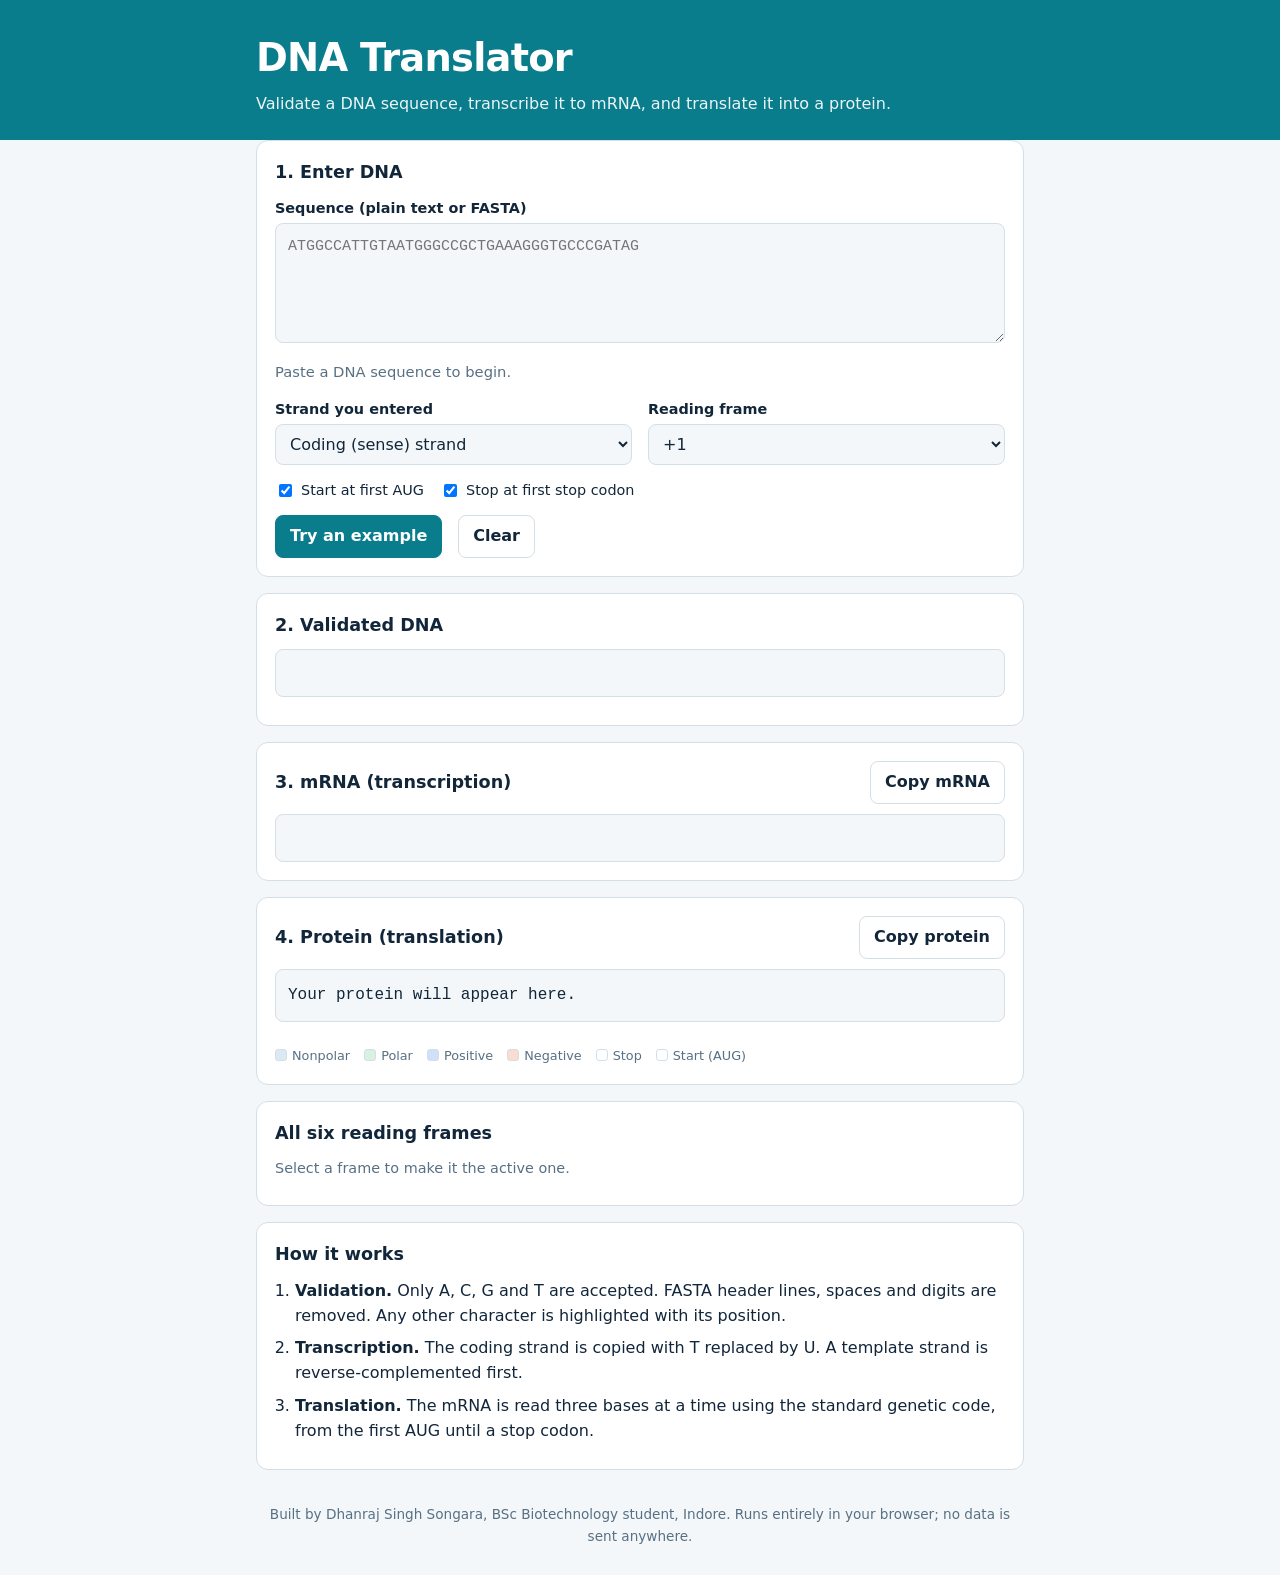
<file: index.html>
<!DOCTYPE html>
<html lang="en">
<head>
<meta charset="utf-8">
<meta name="viewport" content="width=device-width, initial-scale=1">
<title>DNA Translator | DNA to mRNA to Protein</title>
<meta name="description" content="Validate a DNA sequence, transcribe it to mRNA and translate it into a protein. Runs fully in your browser.">
<meta property="og:title" content="DNA Translator">
<meta property="og:description" content="Validate DNA, transcribe to mRNA, translate to protein. Built by a biotechnology student.">
<meta property="og:type" content="website">
<link rel="stylesheet" href="style.css">
</head>
<body>
<header class="top">
  <div class="wrap">
    <h1>DNA Translator</h1>
    <p>Validate a DNA sequence, transcribe it to mRNA, and translate it into a protein.</p>
  </div>
</header>

<main class="wrap">
  <section class="card" aria-labelledby="in-h">
    <h2 id="in-h">1. Enter DNA</h2>
    <label for="seq">Sequence (plain text or FASTA)</label>
    <textarea id="seq" spellcheck="false" autocapitalize="characters" placeholder="ATGGCCATTGTAATGGGCCGCTGAAAGGGTGCCCGATAG"></textarea>
    <p id="status" class="status" role="status"></p>
    <div class="controls">
      <div><label for="strand">Strand you entered</label>
        <select id="strand"><option value="coding">Coding (sense) strand</option><option value="template">Template (antisense) strand</option></select></div>
      <div><label for="frame">Reading frame</label>
        <select id="frame"><option value="0">+1</option><option value="1">+2</option><option value="2">+3</option>
          <option value="3">−1 (reverse)</option><option value="4">−2 (reverse)</option><option value="5">−3 (reverse)</option></select></div>
    </div>
    <div class="controls">
      <label class="chk"><input type="checkbox" id="atg" checked> Start at first AUG</label>
      <label class="chk"><input type="checkbox" id="stp" checked> Stop at first stop codon</label>
    </div>
    <div class="controls">
      <button class="primary" id="sample" type="button">Try an example</button>
      <button id="clear" type="button">Clear</button>
    </div>
  </section>

  <section class="card" aria-labelledby="v-h">
    <h2 id="v-h">2. Validated DNA</h2>
    <div class="out mono" id="dnaOut"></div>
    <div class="stats" id="stats"></div>
  </section>

  <section class="card" aria-labelledby="m-h">
    <div class="head"><h2 id="m-h">3. mRNA (transcription)</h2><button type="button" data-copy="mrna">Copy mRNA</button></div>
    <div class="out mono" id="mrnaOut"></div>
  </section>

  <section class="card" aria-labelledby="p-h">
    <div class="head"><h2 id="p-h">4. Protein (translation)</h2><button type="button" data-copy="protein">Copy protein</button></div>
    <div class="out mono" id="protein" aria-live="polite"></div>
    <div class="chips" id="chips"></div>
    <div class="legend">
      <span><i class="non"></i>Nonpolar</span><span><i class="pol"></i>Polar</span><span><i class="pos"></i>Positive</span>
      <span><i class="neg"></i>Negative</span><span><i class="stop"></i>Stop</span><span><i class="start"></i>Start (AUG)</span>
    </div>
  </section>

  <section class="card" aria-labelledby="f-h">
    <h2 id="f-h">All six reading frames</h2>
    <p class="note">Select a frame to make it the active one.</p>
    <div class="frames" id="frames"></div>
  </section>

  <section class="card" aria-labelledby="h-h">
    <h2 id="h-h">How it works</h2>
    <ol class="how">
      <li><b>Validation.</b> Only A, C, G and T are accepted. FASTA header lines, spaces and digits are removed. Any other character is highlighted with its position.</li>
      <li><b>Transcription.</b> The coding strand is copied with T replaced by U. A template strand is reverse-complemented first.</li>
      <li><b>Translation.</b> The mRNA is read three bases at a time using the standard genetic code, from the first AUG until a stop codon.</li>
    </ol>
  </section>
</main>

<footer class="foot"><div class="wrap">Built by Dhanraj Singh Songara, BSc Biotechnology student, Indore. Runs entirely in your browser; no data is sent anywhere.</div></footer>
<script src="script.js"></script>
</body>
</html>
</file>
<file: style.css>
:root{--bg:#f3f7f9;--card:#fff;--ink:#12263a;--muted:#587084;--line:#d3dfe6;--accent:#0a7d8c;--accent-ink:#fff;--err:#b3341f;
--non:#dbe9f2;--pol:#d9f0e4;--pos:#cfe0fb;--neg:#fbdcd2}
@media (prefers-color-scheme:dark){:root{--bg:#0e1a24;--card:#162633;--ink:#e6eef4;--muted:#93a8b8;--line:#2a3f50;--accent:#4cc0d3;--accent-ink:#0e1a24;--err:#ff8a73;
--non:#22435a;--pol:#1f4a3a;--pos:#2a3f78;--neg:#5a3328}}
*{box-sizing:border-box}
body{margin:0;background:var(--bg);color:var(--ink);font:16px/1.55 "Segoe UI",system-ui,-apple-system,Roboto,Arial,sans-serif}
.wrap{max-width:800px;margin:0 auto;padding:0 16px}
.top{background:var(--accent);color:var(--accent-ink);padding:28px 0 24px}
.top h1{margin:0 0 4px;font-size:clamp(1.7rem,5vw,2.4rem);letter-spacing:-.02em}
.top p{margin:0;opacity:.92}
main{padding-top:20px;padding-bottom:20px}
.card{background:var(--card);border:1px solid var(--line);border-radius:12px;padding:18px;margin-bottom:16px}
h2{font-size:1.1rem;margin:0 0 10px}
.head{display:flex;justify-content:space-between;align-items:center;gap:10px;margin-bottom:10px}
.head h2{margin:0}
label{font-weight:600;font-size:.9rem;display:block;margin-bottom:4px}
textarea{width:100%;min-height:120px;padding:12px;border:1px solid var(--line);border-radius:8px;background:var(--bg);color:var(--ink);font:15px/1.5 Consolas,Menlo,monospace;resize:vertical;word-break:break-all}
select{width:100%;padding:9px 10px;border:1px solid var(--line);border-radius:8px;background:var(--bg);color:var(--ink);font:inherit}
textarea:focus,select:focus,button:focus-visible,input:focus-visible{outline:2px solid var(--accent);outline-offset:2px}
.controls{display:flex;flex-wrap:wrap;gap:12px 16px;margin-top:14px}
.controls>div{flex:1 1 200px}
.chk{display:flex;align-items:center;gap:6px;font-weight:400;margin:0}
button{font:inherit;font-weight:600;border:1px solid var(--line);background:var(--card);color:var(--ink);padding:8px 14px;border-radius:8px;cursor:pointer}
button:hover{border-color:var(--accent)}
button.primary{background:var(--accent);color:var(--accent-ink);border-color:var(--accent)}
.status{margin:10px 0 0;min-height:1.5em;font-size:.92rem;color:var(--muted)}
.status.bad{color:var(--err)}
.out{background:var(--bg);border:1px solid var(--line);border-radius:8px;padding:12px;min-height:3em;word-break:break-all}
.mono{font-family:Consolas,Menlo,monospace;font-size:1rem;line-height:1.7}
mark{background:var(--err);color:var(--card);border-radius:3px;padding:0 2px}
.stats{display:flex;flex-wrap:wrap;gap:6px 22px;margin-top:10px;color:var(--muted);font-size:.9rem}
.stats b{color:var(--ink);font-size:1.1rem;margin-right:4px}
.chips{display:flex;flex-wrap:wrap;gap:6px;margin:14px 0 10px}
.chip{width:56px;text-align:center;border-radius:8px;padding:5px 0 6px;border:1px solid transparent}
.chip .cd{font:12px Consolas,Menlo,monospace;color:var(--muted)}
.chip .aa{font-weight:700;font-size:1.2rem;line-height:1.2}
.chip .nm{font-size:.7rem;color:var(--muted)}
.non{background:var(--non)}.pol{background:var(--pol)}.pos{background:var(--pos)}.neg{background:var(--neg)}
.stop{background:var(--card);border:1.5px dashed var(--err)}
.start{border:2px solid var(--accent)}
.legend{display:flex;flex-wrap:wrap;gap:6px 14px;font-size:.8rem;color:var(--muted)}
.legend i{display:inline-block;width:12px;height:12px;border-radius:3px;margin-right:5px;vertical-align:-1px;border:1px solid var(--line)}
.note{margin:0 0 8px;color:var(--muted);font-size:.9rem}
.frames{display:grid;gap:6px}
.frames button{display:flex;gap:10px;text-align:left;font-weight:400;width:100%}
.frames button.on{border-color:var(--accent);box-shadow:inset 0 0 0 1px var(--accent)}
.frames b{min-width:2.2em}
.frames span{font-family:Consolas,Menlo,monospace;font-size:.85rem;word-break:break-all}
.how{margin:0;padding-left:20px}
.how li{margin-bottom:8px}
.foot{padding:18px 0 28px;color:var(--muted);font-size:.85rem;text-align:center}
@media (prefers-reduced-motion:reduce){*{transition:none!important}}
</file>
